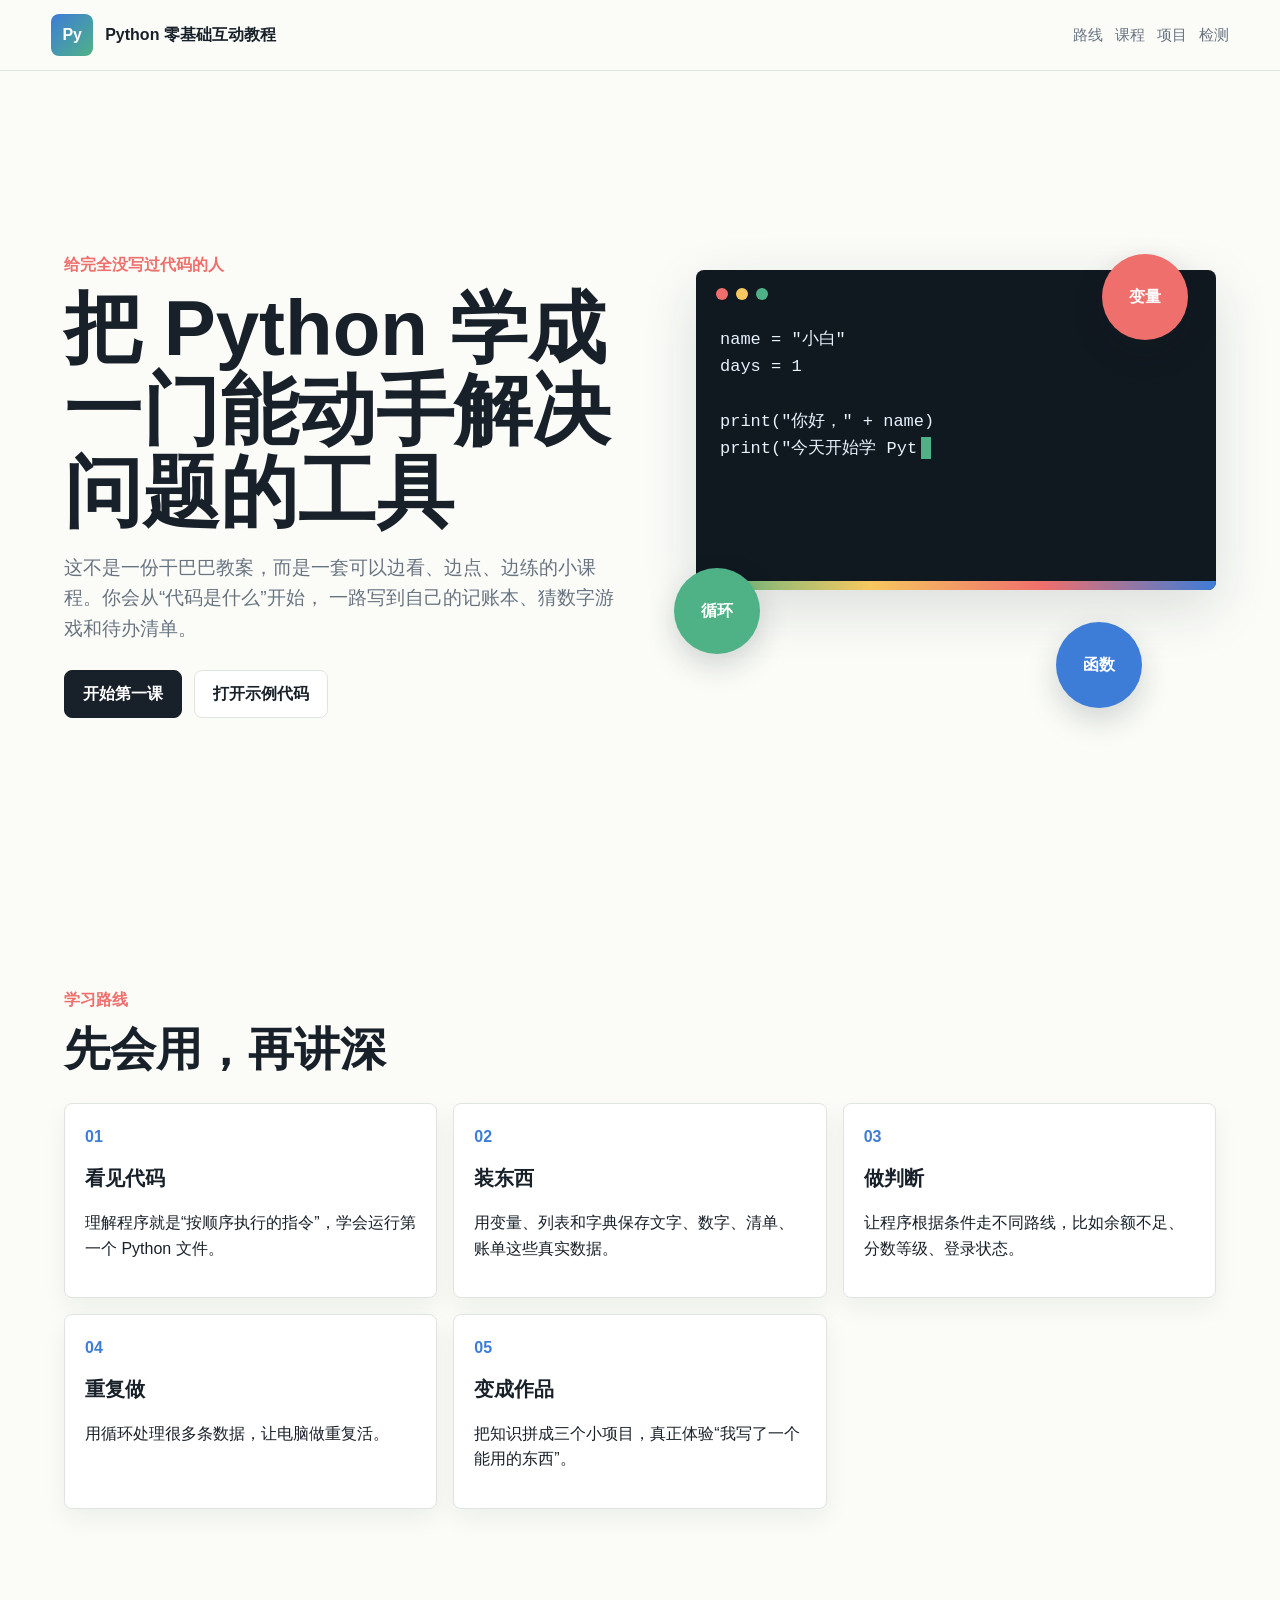
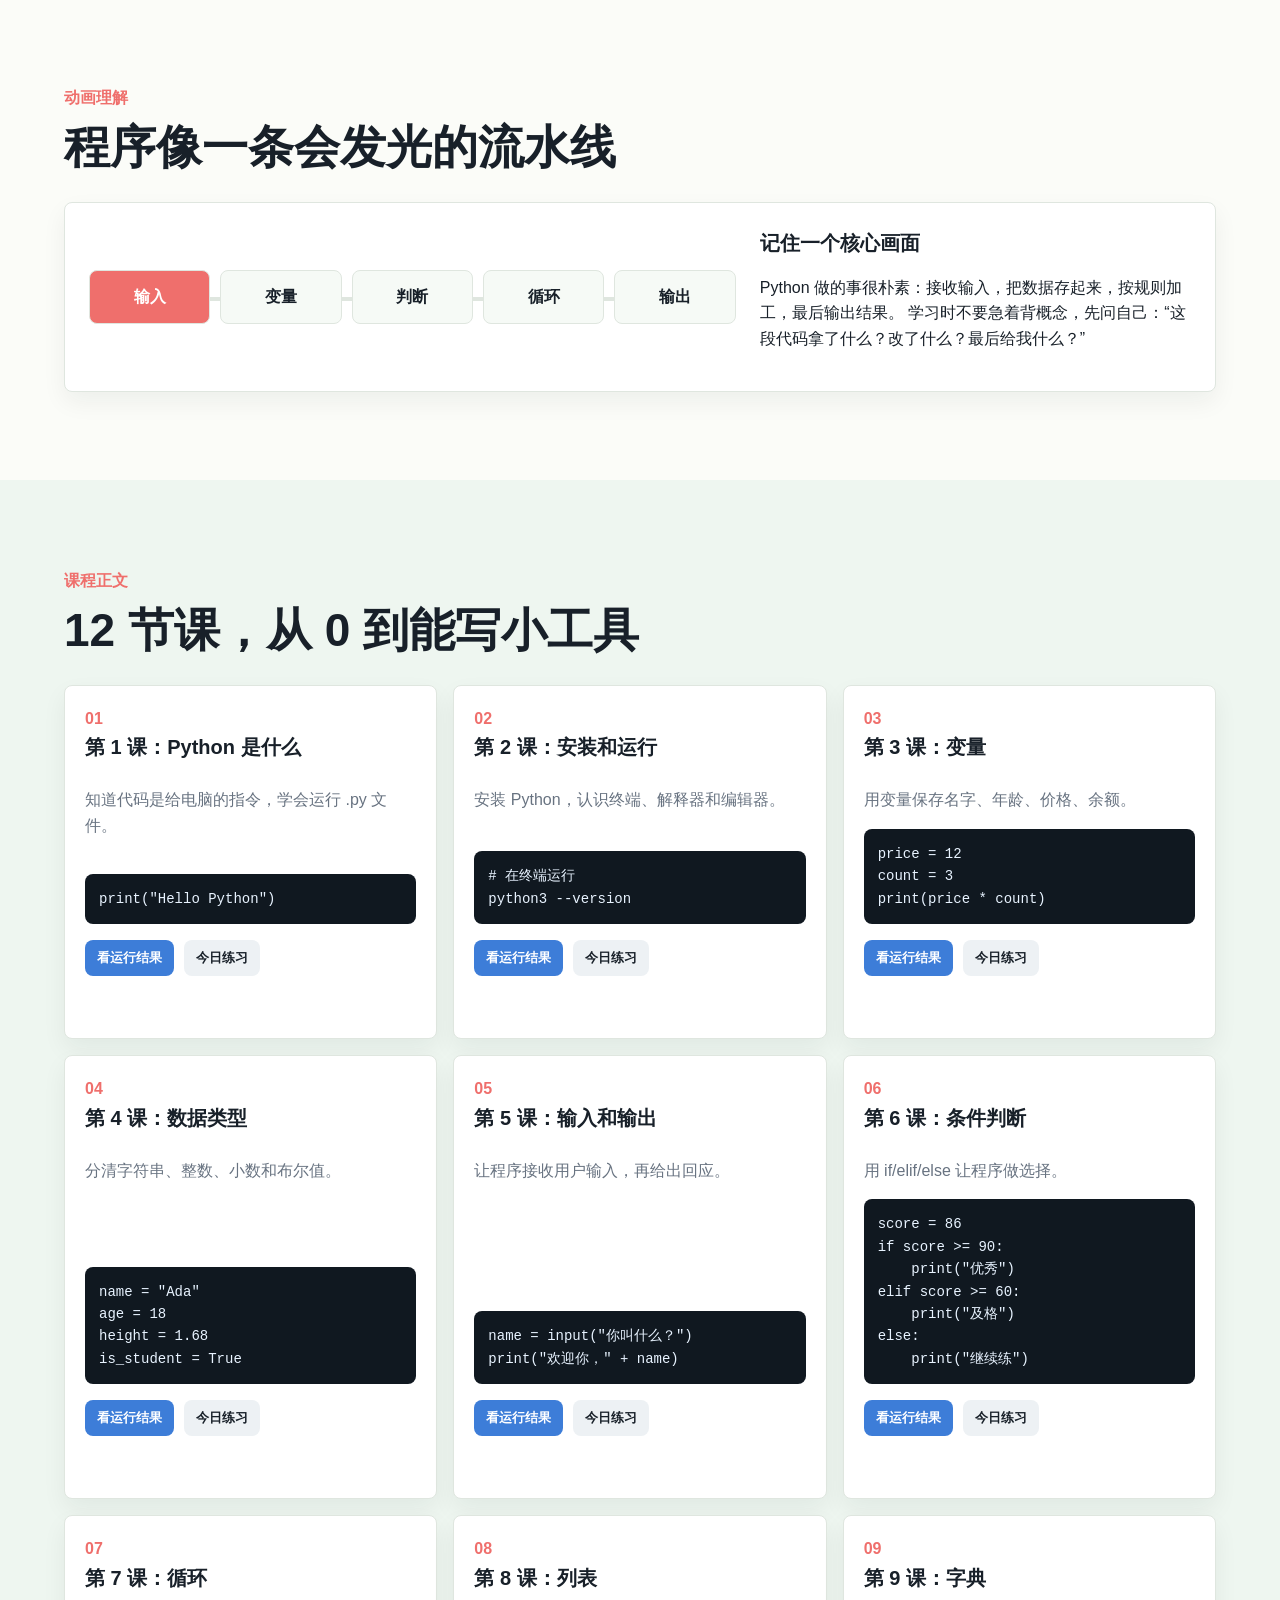
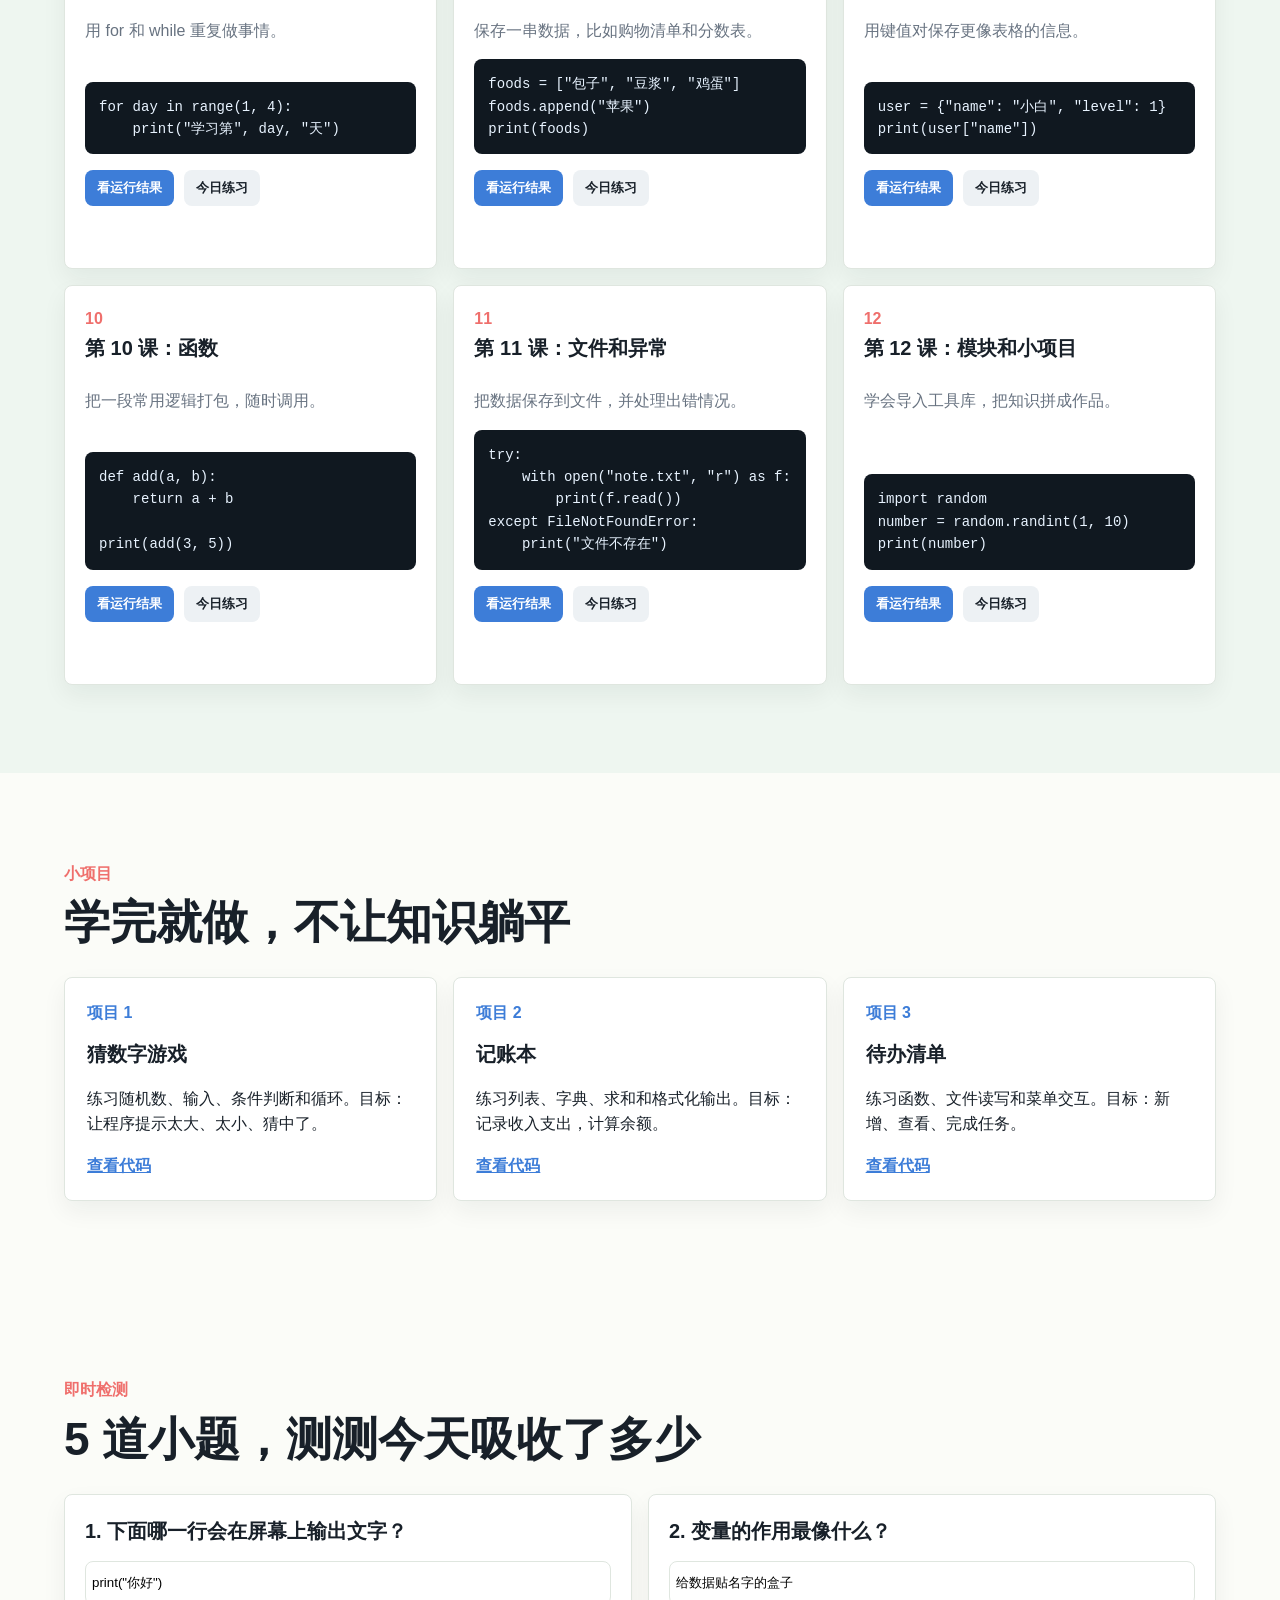
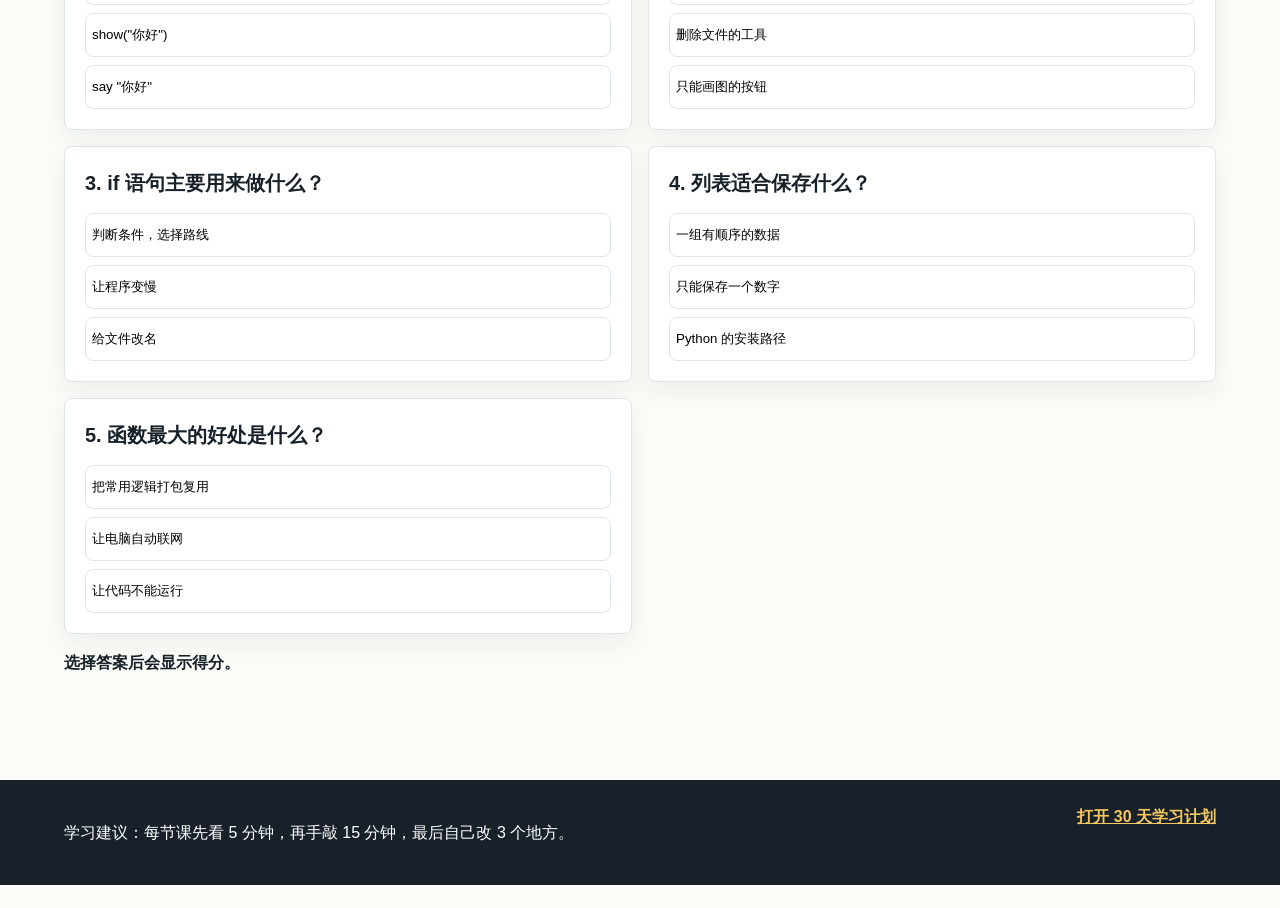
<file: AI资料/python学习资料/python/index.html>
<!doctype html>
<html lang="zh-CN">
  <head>
    <meta charset="utf-8" />
    <meta name="viewport" content="width=device-width, initial-scale=1" />
    <title>Python 从 0 开始互动教程</title>
    <link rel="stylesheet" href="./assets/styles.css" />
  </head>
  <body>
    <header class="topbar">
      <a class="brand" href="#start" aria-label="回到开头">
        <span class="brand-mark">Py</span>
        <span>Python 零基础互动教程</span>
      </a>
      <nav class="nav" aria-label="课程导航">
        <a href="#roadmap">路线</a>
        <a href="#lessons">课程</a>
        <a href="#projects">项目</a>
        <a href="#check">检测</a>
      </nav>
    </header>

    <main id="start">
      <section class="hero">
        <div class="hero-copy">
          <p class="eyebrow">给完全没写过代码的人</p>
          <h1>把 Python 学成一门能动手解决问题的工具</h1>
          <p class="lead">
            这不是一份干巴巴教案，而是一套可以边看、边点、边练的小课程。你会从“代码是什么”开始，
            一路写到自己的记账本、猜数字游戏和待办清单。
          </p>
          <div class="hero-actions">
            <a class="button primary" href="#lessons">开始第一课</a>
            <a class="button ghost" href="./examples/01_hello_world.py">打开示例代码</a>
          </div>
        </div>
        <div class="code-stage" aria-label="Python 代码动画演示">
          <div class="terminal-window">
            <div class="terminal-dots"><span></span><span></span><span></span></div>
            <pre><code id="typing-code"></code><span class="cursor"></span></pre>
          </div>
          <div class="orbit one">变量</div>
          <div class="orbit two">循环</div>
          <div class="orbit three">函数</div>
        </div>
      </section>

      <section id="roadmap" class="band">
        <div class="section-head">
          <p class="eyebrow">学习路线</p>
          <h2>先会用，再讲深</h2>
        </div>
        <div class="timeline">
          <article>
            <span>01</span>
            <h3>看见代码</h3>
            <p>理解程序就是“按顺序执行的指令”，学会运行第一个 Python 文件。</p>
          </article>
          <article>
            <span>02</span>
            <h3>装东西</h3>
            <p>用变量、列表和字典保存文字、数字、清单、账单这些真实数据。</p>
          </article>
          <article>
            <span>03</span>
            <h3>做判断</h3>
            <p>让程序根据条件走不同路线，比如余额不足、分数等级、登录状态。</p>
          </article>
          <article>
            <span>04</span>
            <h3>重复做</h3>
            <p>用循环处理很多条数据，让电脑做重复活。</p>
          </article>
          <article>
            <span>05</span>
            <h3>变成作品</h3>
            <p>把知识拼成三个小项目，真正体验“我写了一个能用的东西”。</p>
          </article>
        </div>
      </section>

      <section class="playground">
        <div class="section-head">
          <p class="eyebrow">动画理解</p>
          <h2>程序像一条会发光的流水线</h2>
        </div>
        <div class="flow-card">
          <div class="flow-lane" aria-hidden="true">
            <span class="packet">输入</span>
            <span class="machine">变量</span>
            <span class="machine">判断</span>
            <span class="machine">循环</span>
            <span class="machine">输出</span>
          </div>
          <div class="flow-text">
            <h3>记住一个核心画面</h3>
            <p>
              Python 做的事很朴素：接收输入，把数据存起来，按规则加工，最后输出结果。
              学习时不要急着背概念，先问自己：“这段代码拿了什么？改了什么？最后给我什么？”
            </p>
          </div>
        </div>
      </section>

      <section id="lessons" class="band light">
        <div class="section-head">
          <p class="eyebrow">课程正文</p>
          <h2>12 节课，从 0 到能写小工具</h2>
        </div>
        <div class="lesson-grid" id="lesson-grid"></div>
      </section>

      <section id="projects" class="projects">
        <div class="section-head">
          <p class="eyebrow">小项目</p>
          <h2>学完就做，不让知识躺平</h2>
        </div>
        <div class="project-grid">
          <article class="project-card">
            <span class="tag">项目 1</span>
            <h3>猜数字游戏</h3>
            <p>练习随机数、输入、条件判断和循环。目标：让程序提示太大、太小、猜中了。</p>
            <a href="./examples/project_guess_number.py">查看代码</a>
          </article>
          <article class="project-card">
            <span class="tag">项目 2</span>
            <h3>记账本</h3>
            <p>练习列表、字典、求和和格式化输出。目标：记录收入支出，计算余额。</p>
            <a href="./examples/project_budget_book.py">查看代码</a>
          </article>
          <article class="project-card">
            <span class="tag">项目 3</span>
            <h3>待办清单</h3>
            <p>练习函数、文件读写和菜单交互。目标：新增、查看、完成任务。</p>
            <a href="./examples/project_todo_list.py">查看代码</a>
          </article>
        </div>
      </section>

      <section id="check" class="band">
        <div class="section-head">
          <p class="eyebrow">即时检测</p>
          <h2>5 道小题，测测今天吸收了多少</h2>
        </div>
        <div class="quiz" id="quiz"></div>
        <p class="score" id="score">选择答案后会显示得分。</p>
      </section>
    </main>

    <footer class="footer">
      <p>学习建议：每节课先看 5 分钟，再手敲 15 分钟，最后自己改 3 个地方。</p>
      <a href="./checklists/30_day_plan.md">打开 30 天学习计划</a>
    </footer>

    <script src="./assets/app.js"></script>
  </body>
</html>
</file>
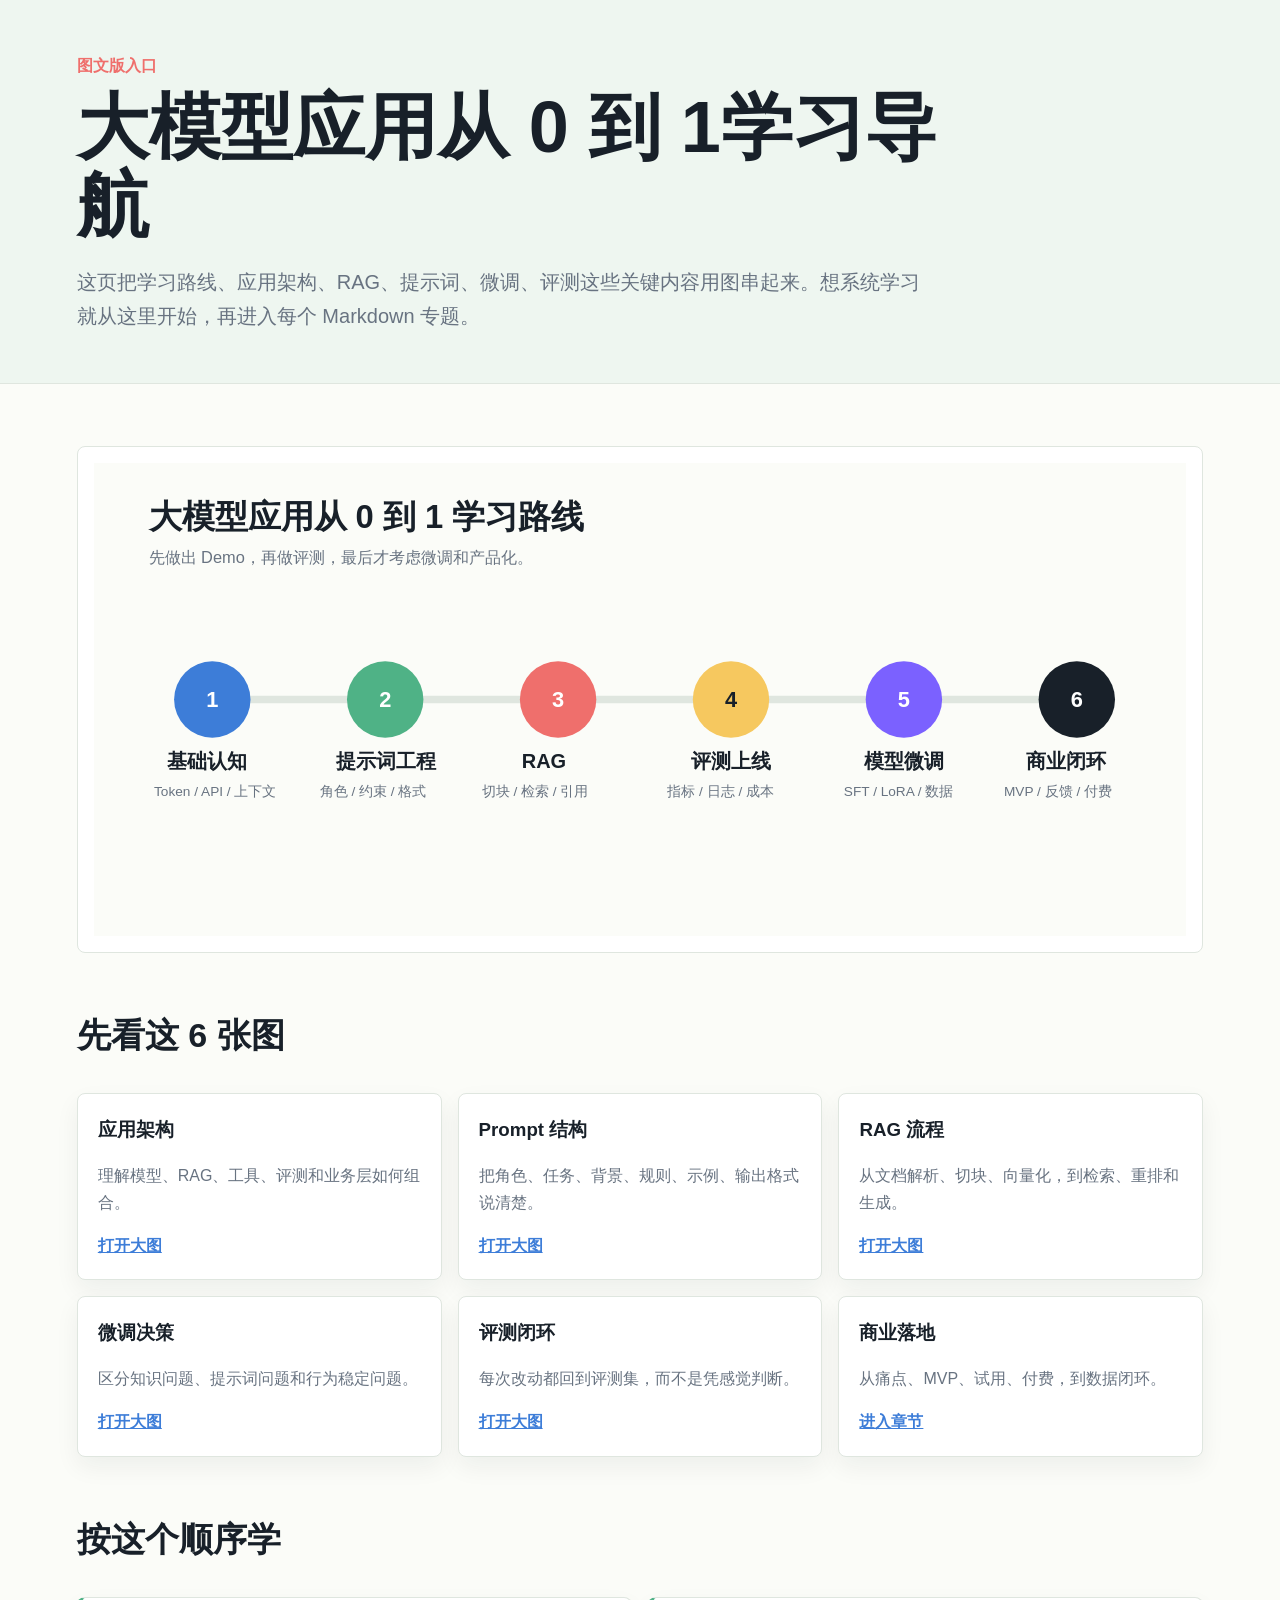
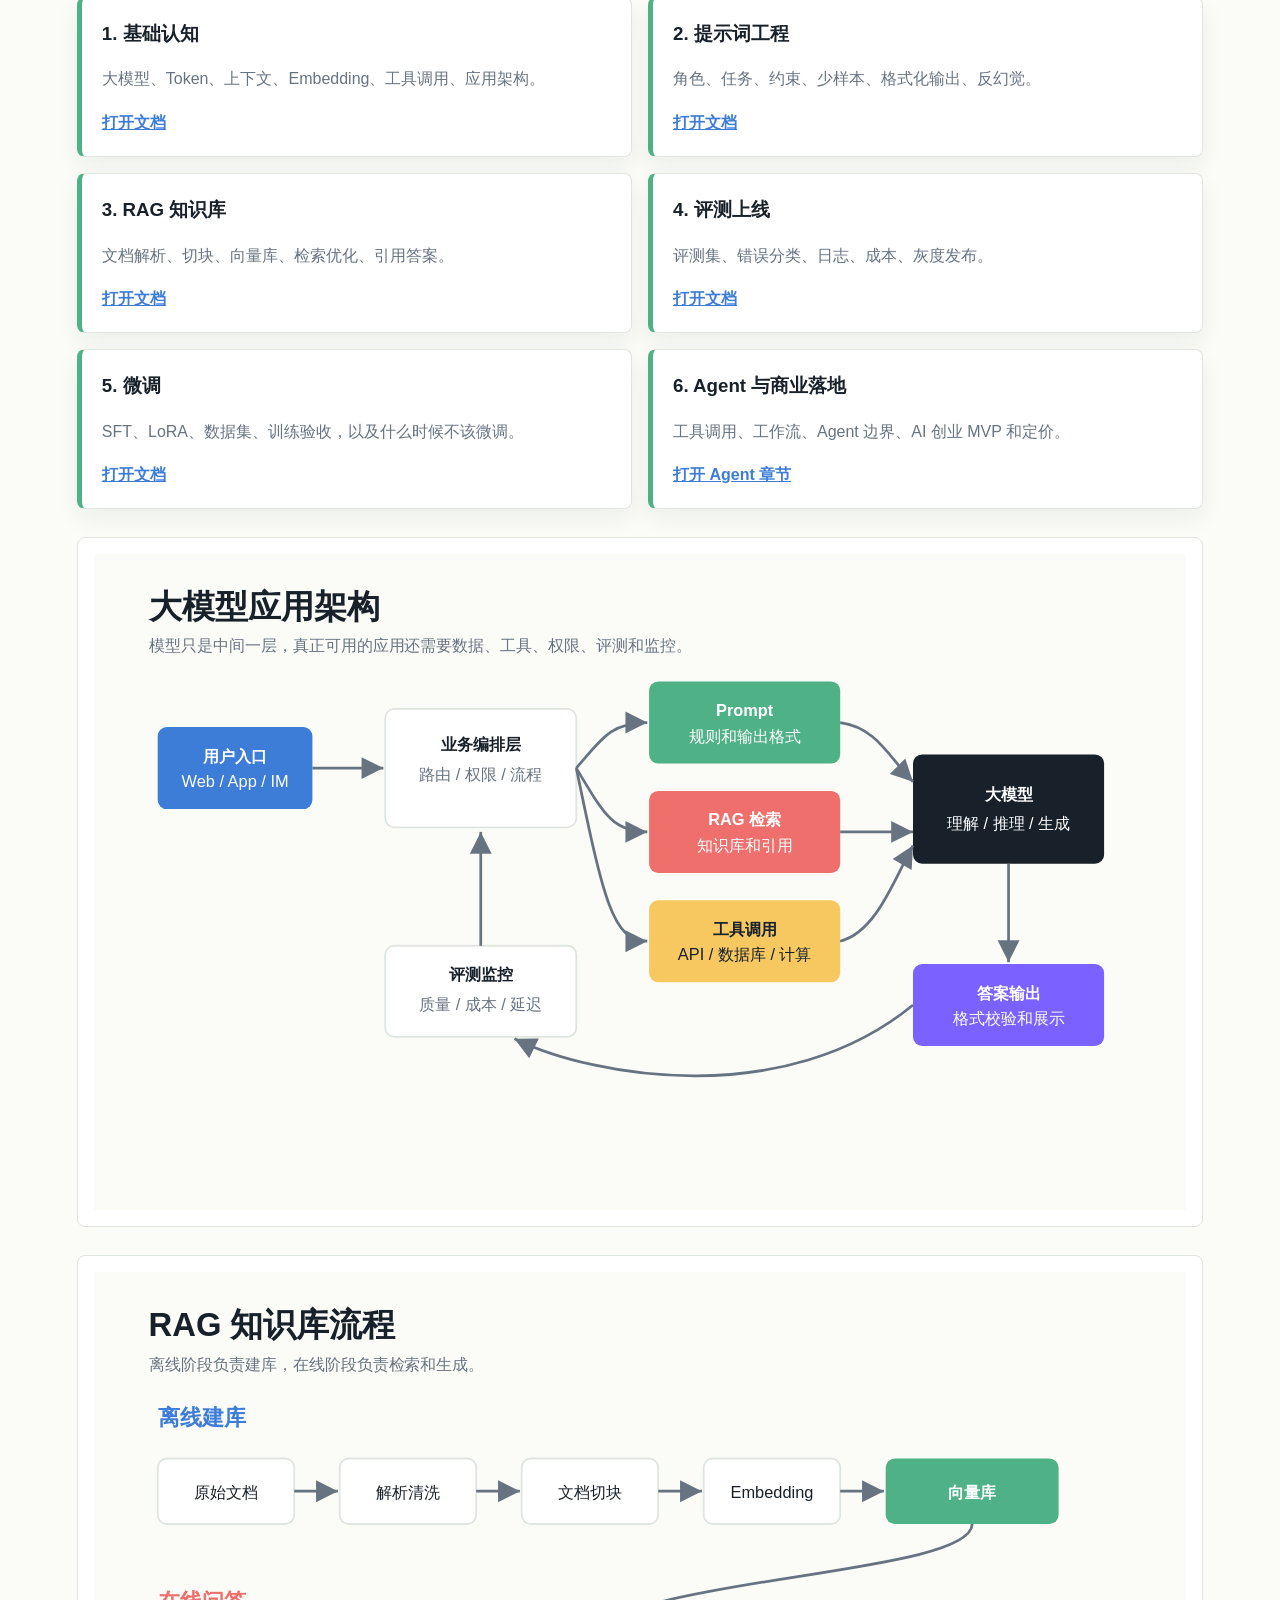
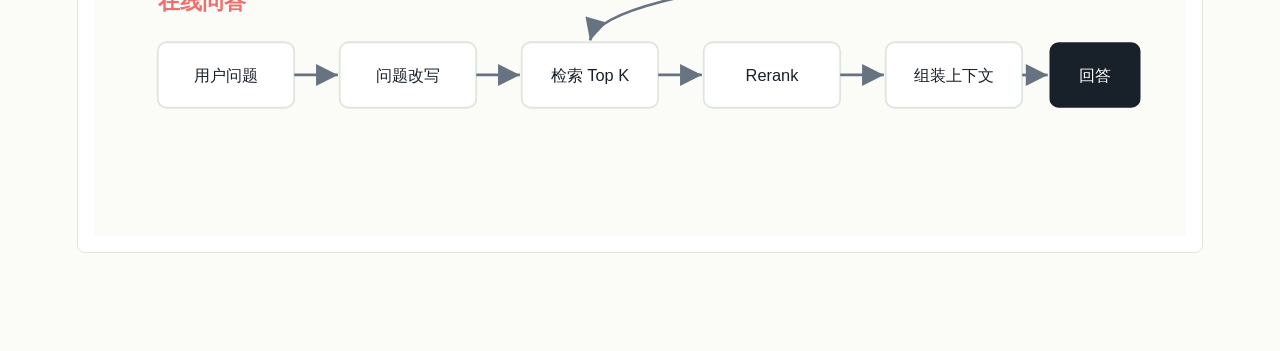
<file: AI资料/大模型学习相关/大模型应用图文学习导航.html>
<!doctype html>
<html lang="zh-CN">
  <head>
    <meta charset="utf-8" />
    <meta name="viewport" content="width=device-width, initial-scale=1" />
    <title>大模型应用从0到1图文学习导航</title>
    <style>
      :root {
        --ink: #182029;
        --muted: #687381;
        --paper: #fbfcf8;
        --panel: #ffffff;
        --line: #dfe6df;
        --blue: #3d7dd8;
        --mint: #4fb286;
        --coral: #ef6f6c;
        --gold: #f6c85f;
      }
      * { box-sizing: border-box; }
      body {
        margin: 0;
        color: var(--ink);
        background: var(--paper);
        font-family: -apple-system, BlinkMacSystemFont, "Segoe UI", "PingFang SC", "Microsoft YaHei", sans-serif;
        line-height: 1.7;
      }
      header {
        padding: 52px clamp(20px, 6vw, 78px) 30px;
        background: #eef6f0;
        border-bottom: 1px solid var(--line);
      }
      h1 {
        margin: 0;
        max-width: 900px;
        font-size: clamp(36px, 6vw, 72px);
        line-height: 1.08;
      }
      .lead {
        max-width: 850px;
        color: var(--muted);
        font-size: 20px;
      }
      main {
        padding: 34px clamp(20px, 6vw, 78px) 70px;
      }
      .grid {
        display: grid;
        grid-template-columns: repeat(3, minmax(0, 1fr));
        gap: 16px;
      }
      .card {
        padding: 20px;
        border: 1px solid var(--line);
        border-radius: 8px;
        background: var(--panel);
        box-shadow: 0 10px 24px rgba(24, 32, 41, 0.06);
      }
      .card h3 { margin: 0 0 8px; }
      .card p { color: var(--muted); }
      a {
        color: var(--blue);
        font-weight: 800;
      }
      .figure {
        margin: 28px 0;
        padding: 16px;
        border: 1px solid var(--line);
        border-radius: 8px;
        background: white;
      }
      .figure img {
        display: block;
        width: 100%;
        height: auto;
      }
      .tag {
        display: inline-block;
        margin-bottom: 10px;
        color: var(--coral);
        font-weight: 900;
      }
      .section-title {
        margin-top: 54px;
        font-size: 34px;
      }
      .steps {
        display: grid;
        grid-template-columns: repeat(2, minmax(0, 1fr));
        gap: 16px;
      }
      .step {
        border-left: 5px solid var(--mint);
      }
      @media (max-width: 900px) {
        .grid, .steps { grid-template-columns: 1fr; }
      }
    </style>
  </head>
  <body>
    <header>
      <span class="tag">图文版入口</span>
      <h1>大模型应用从 0 到 1学习导航</h1>
      <p class="lead">这页把学习路线、应用架构、RAG、提示词、微调、评测这些关键内容用图串起来。想系统学习就从这里开始，再进入每个 Markdown 专题。</p>
    </header>
    <main>
      <section class="figure">
        <img src="./assets/images/roadmap.svg" alt="大模型应用学习路线图" />
      </section>

      <h2 class="section-title">先看这 6 张图</h2>
      <div class="grid">
        <article class="card">
          <h3>应用架构</h3>
          <p>理解模型、RAG、工具、评测和业务层如何组合。</p>
          <a href="./assets/images/llm_app_architecture.svg">打开大图</a>
        </article>
        <article class="card">
          <h3>Prompt 结构</h3>
          <p>把角色、任务、背景、规则、示例、输出格式说清楚。</p>
          <a href="./assets/images/prompt_anatomy.svg">打开大图</a>
        </article>
        <article class="card">
          <h3>RAG 流程</h3>
          <p>从文档解析、切块、向量化，到检索、重排和生成。</p>
          <a href="./assets/images/rag_pipeline.svg">打开大图</a>
        </article>
        <article class="card">
          <h3>微调决策</h3>
          <p>区分知识问题、提示词问题和行为稳定问题。</p>
          <a href="./assets/images/fine_tuning_decision.svg">打开大图</a>
        </article>
        <article class="card">
          <h3>评测闭环</h3>
          <p>每次改动都回到评测集，而不是凭感觉判断。</p>
          <a href="./assets/images/evaluation_loop.svg">打开大图</a>
        </article>
        <article class="card">
          <h3>商业落地</h3>
          <p>从痛点、MVP、试用、付费，到数据闭环。</p>
          <a href="./08_商业落地/AI创业落地路线.md">进入章节</a>
        </article>
      </div>

      <h2 class="section-title">按这个顺序学</h2>
      <div class="steps">
        <article class="card step">
          <h3>1. 基础认知</h3>
          <p>大模型、Token、上下文、Embedding、工具调用、应用架构。</p>
          <a href="./01_基础认知/大模型应用基础.md">打开文档</a>
        </article>
        <article class="card step">
          <h3>2. 提示词工程</h3>
          <p>角色、任务、约束、少样本、格式化输出、反幻觉。</p>
          <a href="./02_提示词工程/提示词工程实战.md">打开文档</a>
        </article>
        <article class="card step">
          <h3>3. RAG 知识库</h3>
          <p>文档解析、切块、向量库、检索优化、引用答案。</p>
          <a href="./03_RAG知识库/RAG从入门到实战.md">打开文档</a>
        </article>
        <article class="card step">
          <h3>4. 评测上线</h3>
          <p>评测集、错误分类、日志、成本、灰度发布。</p>
          <a href="./05_评测与上线/评测监控与上线.md">打开文档</a>
        </article>
        <article class="card step">
          <h3>5. 微调</h3>
          <p>SFT、LoRA、数据集、训练验收，以及什么时候不该微调。</p>
          <a href="./04_微调与模型训练/模型微调入门.md">打开文档</a>
        </article>
        <article class="card step">
          <h3>6. Agent 与商业落地</h3>
          <p>工具调用、工作流、Agent 边界、AI 创业 MVP 和定价。</p>
          <a href="./07_Agent与工具调用/Agent与工具调用入门.md">打开 Agent 章节</a>
        </article>
      </div>

      <section class="figure">
        <img src="./assets/images/llm_app_architecture.svg" alt="大模型应用架构图" />
      </section>
      <section class="figure">
        <img src="./assets/images/rag_pipeline.svg" alt="RAG流程图" />
      </section>
    </main>
  </body>
</html>
</file>
<file: AI资料/python学习资料/python/assets/styles.css>
:root {
  --ink: #182029;
  --muted: #687381;
  --paper: #fbfcf8;
  --panel: #ffffff;
  --mint: #4fb286;
  --coral: #ef6f6c;
  --gold: #f6c85f;
  --blue: #3d7dd8;
  --line: #dfe6df;
  --shadow: 0 18px 55px rgba(24, 32, 41, 0.14);
}

* {
  box-sizing: border-box;
}

html {
  scroll-behavior: smooth;
}

body {
  margin: 0;
  color: var(--ink);
  background: var(--paper);
  font-family: -apple-system, BlinkMacSystemFont, "Segoe UI", "PingFang SC", "Microsoft YaHei", sans-serif;
  line-height: 1.6;
}

a {
  color: inherit;
}

.topbar {
  position: sticky;
  top: 0;
  z-index: 10;
  display: flex;
  align-items: center;
  justify-content: space-between;
  gap: 20px;
  padding: 14px clamp(18px, 4vw, 52px);
  background: rgba(251, 252, 248, 0.92);
  border-bottom: 1px solid var(--line);
  backdrop-filter: blur(14px);
}

.brand,
.nav {
  display: flex;
  align-items: center;
  gap: 12px;
}

.brand {
  text-decoration: none;
  font-weight: 800;
}

.brand-mark {
  display: grid;
  place-items: center;
  width: 42px;
  height: 42px;
  border-radius: 8px;
  color: white;
  background: linear-gradient(135deg, var(--blue), var(--mint));
}

.nav a {
  color: var(--muted);
  text-decoration: none;
  font-size: 15px;
}

.nav a:hover {
  color: var(--ink);
}

.hero {
  display: grid;
  grid-template-columns: minmax(0, 1fr) minmax(320px, 520px);
  gap: clamp(28px, 5vw, 72px);
  align-items: center;
  min-height: calc(100vh - 72px);
  padding: clamp(40px, 7vw, 88px) clamp(18px, 5vw, 72px);
}

.eyebrow {
  margin: 0 0 10px;
  color: var(--coral);
  font-weight: 800;
  letter-spacing: 0;
}

h1,
h2,
h3,
p {
  overflow-wrap: anywhere;
}

h1 {
  max-width: 780px;
  margin: 0;
  font-size: clamp(42px, 7vw, 78px);
  line-height: 1.05;
  letter-spacing: 0;
}

h2 {
  margin: 0;
  font-size: clamp(28px, 4vw, 46px);
  line-height: 1.15;
  letter-spacing: 0;
}

h3 {
  margin: 0 0 8px;
  font-size: 20px;
}

.lead {
  max-width: 710px;
  color: var(--muted);
  font-size: 19px;
}

.hero-actions {
  display: flex;
  flex-wrap: wrap;
  gap: 12px;
  margin-top: 26px;
}

.button {
  display: inline-flex;
  align-items: center;
  justify-content: center;
  min-height: 44px;
  padding: 10px 18px;
  border-radius: 8px;
  border: 1px solid var(--line);
  text-decoration: none;
  font-weight: 800;
}

.button.primary {
  color: white;
  background: var(--ink);
  border-color: var(--ink);
}

.button.ghost {
  background: white;
}

.code-stage {
  position: relative;
  min-height: 430px;
}

.terminal-window {
  position: relative;
  min-height: 320px;
  padding: 56px 24px 24px;
  border-radius: 8px;
  color: #e8f3ff;
  background: #101820;
  box-shadow: var(--shadow);
  overflow: hidden;
}

.terminal-window::after {
  content: "";
  position: absolute;
  inset: auto 0 0;
  height: 9px;
  background: linear-gradient(90deg, var(--mint), var(--gold), var(--coral), var(--blue));
  animation: slidebar 4s linear infinite;
}

.terminal-dots {
  position: absolute;
  top: 18px;
  left: 20px;
  display: flex;
  gap: 8px;
}

.terminal-dots span {
  width: 12px;
  height: 12px;
  border-radius: 50%;
  background: var(--coral);
}

.terminal-dots span:nth-child(2) {
  background: var(--gold);
}

.terminal-dots span:nth-child(3) {
  background: var(--mint);
}

pre {
  margin: 0;
  white-space: pre-wrap;
  font-size: 17px;
}

.cursor {
  display: inline-block;
  width: 10px;
  height: 22px;
  margin-left: 4px;
  background: var(--mint);
  vertical-align: middle;
  animation: blink 0.85s steps(2) infinite;
}

.orbit {
  position: absolute;
  display: grid;
  place-items: center;
  width: 86px;
  height: 86px;
  border-radius: 50%;
  color: white;
  font-weight: 900;
  box-shadow: 0 12px 30px rgba(24, 32, 41, 0.18);
  animation: float 4.8s ease-in-out infinite;
}

.orbit.one {
  right: 28px;
  top: -16px;
  background: var(--coral);
}

.orbit.two {
  left: -22px;
  bottom: 46px;
  background: var(--mint);
  animation-delay: -1.3s;
}

.orbit.three {
  right: 74px;
  bottom: -8px;
  background: var(--blue);
  animation-delay: -2.4s;
}

.band,
.playground,
.projects {
  padding: clamp(52px, 7vw, 88px) clamp(18px, 5vw, 72px);
}

.band.light {
  background: #eef6f0;
}

.section-head {
  max-width: 760px;
  margin-bottom: 28px;
}

.timeline,
.lesson-grid,
.project-grid {
  display: grid;
  grid-template-columns: repeat(3, minmax(0, 1fr));
  gap: 16px;
}

.timeline article,
.lesson-card,
.project-card,
.quiz-card,
.flow-card {
  border: 1px solid var(--line);
  border-radius: 8px;
  background: var(--panel);
  box-shadow: 0 10px 24px rgba(24, 32, 41, 0.06);
}

.timeline article {
  padding: 20px;
}

.timeline span,
.tag {
  display: inline-flex;
  margin-bottom: 12px;
  color: var(--blue);
  font-weight: 900;
}

.flow-card {
  display: grid;
  grid-template-columns: minmax(0, 1.2fr) minmax(260px, 0.8fr);
  gap: 24px;
  align-items: center;
  padding: 24px;
}

.flow-lane {
  position: relative;
  display: grid;
  grid-template-columns: repeat(5, minmax(74px, 1fr));
  align-items: center;
  gap: 10px;
  min-height: 120px;
  overflow: hidden;
}

.flow-lane::before {
  content: "";
  position: absolute;
  left: 20px;
  right: 20px;
  top: 50%;
  height: 4px;
  background: var(--line);
}

.packet,
.machine {
  position: relative;
  display: grid;
  place-items: center;
  min-height: 54px;
  border-radius: 8px;
  font-weight: 900;
  background: #f6faf6;
  border: 1px solid var(--line);
}

.packet {
  color: white;
  background: var(--coral);
  animation: packetMove 4.5s ease-in-out infinite;
}

.lesson-card {
  display: flex;
  flex-direction: column;
  min-height: 340px;
  padding: 20px;
}

.lesson-card .number {
  color: var(--coral);
  font-weight: 900;
}

.lesson-card p {
  color: var(--muted);
}

.code-sample {
  margin: auto 0 16px;
  padding: 14px;
  border-radius: 8px;
  color: #e8f3ff;
  background: #101820;
  font-size: 14px;
  overflow: auto;
}

.lesson-actions {
  display: flex;
  gap: 10px;
  flex-wrap: wrap;
}

.mini-button {
  border: 0;
  border-radius: 8px;
  padding: 9px 12px;
  color: white;
  background: var(--blue);
  font-weight: 800;
  cursor: pointer;
}

.mini-button.secondary {
  color: var(--ink);
  background: #edf1f4;
}

.output {
  min-height: 32px;
  margin-top: 10px;
  color: var(--mint);
  font-weight: 800;
}

.project-card {
  padding: 22px;
}

.project-card a {
  color: var(--blue);
  font-weight: 900;
}

.quiz {
  display: grid;
  grid-template-columns: repeat(2, minmax(0, 1fr));
  gap: 16px;
}

.quiz-card {
  padding: 20px;
}

.quiz-options {
  display: grid;
  gap: 8px;
  margin-top: 14px;
}

.quiz-options button {
  width: 100%;
  min-height: 44px;
  border: 1px solid var(--line);
  border-radius: 8px;
  background: white;
  text-align: left;
  cursor: pointer;
}

.quiz-options button.correct {
  border-color: var(--mint);
  background: #e5f6ef;
}

.quiz-options button.wrong {
  border-color: var(--coral);
  background: #fff0ef;
}

.score {
  font-weight: 900;
}

.footer {
  display: flex;
  justify-content: space-between;
  gap: 18px;
  padding: 24px clamp(18px, 5vw, 72px);
  color: white;
  background: var(--ink);
}

.footer a {
  color: var(--gold);
  font-weight: 900;
}

@keyframes blink {
  50% {
    opacity: 0;
  }
}

@keyframes float {
  0%,
  100% {
    transform: translateY(0);
  }
  50% {
    transform: translateY(-18px);
  }
}

@keyframes slidebar {
  0% {
    transform: translateX(-30%);
  }
  100% {
    transform: translateX(30%);
  }
}

@keyframes packetMove {
  0%,
  100% {
    transform: translateX(0) scale(1);
  }
  50% {
    transform: translateX(120%) scale(1.08);
  }
}

@media (max-width: 920px) {
  .hero,
  .flow-card {
    grid-template-columns: 1fr;
  }

  .hero {
    min-height: auto;
  }

  .timeline,
  .lesson-grid,
  .project-grid,
  .quiz {
    grid-template-columns: repeat(2, minmax(0, 1fr));
  }
}

@media (max-width: 660px) {
  .topbar,
  .footer {
    align-items: flex-start;
    flex-direction: column;
  }

  .nav {
    width: 100%;
    justify-content: space-between;
  }

  .timeline,
  .lesson-grid,
  .project-grid,
  .quiz {
    grid-template-columns: 1fr;
  }

  .code-stage {
    min-height: 360px;
  }

  .orbit {
    width: 70px;
    height: 70px;
  }

  .flow-lane {
    grid-template-columns: 1fr;
  }

  .flow-lane::before {
    left: 50%;
    right: auto;
    top: 10px;
    bottom: 10px;
    width: 4px;
    height: auto;
  }

  .packet {
    animation: none;
  }
}
</file>
